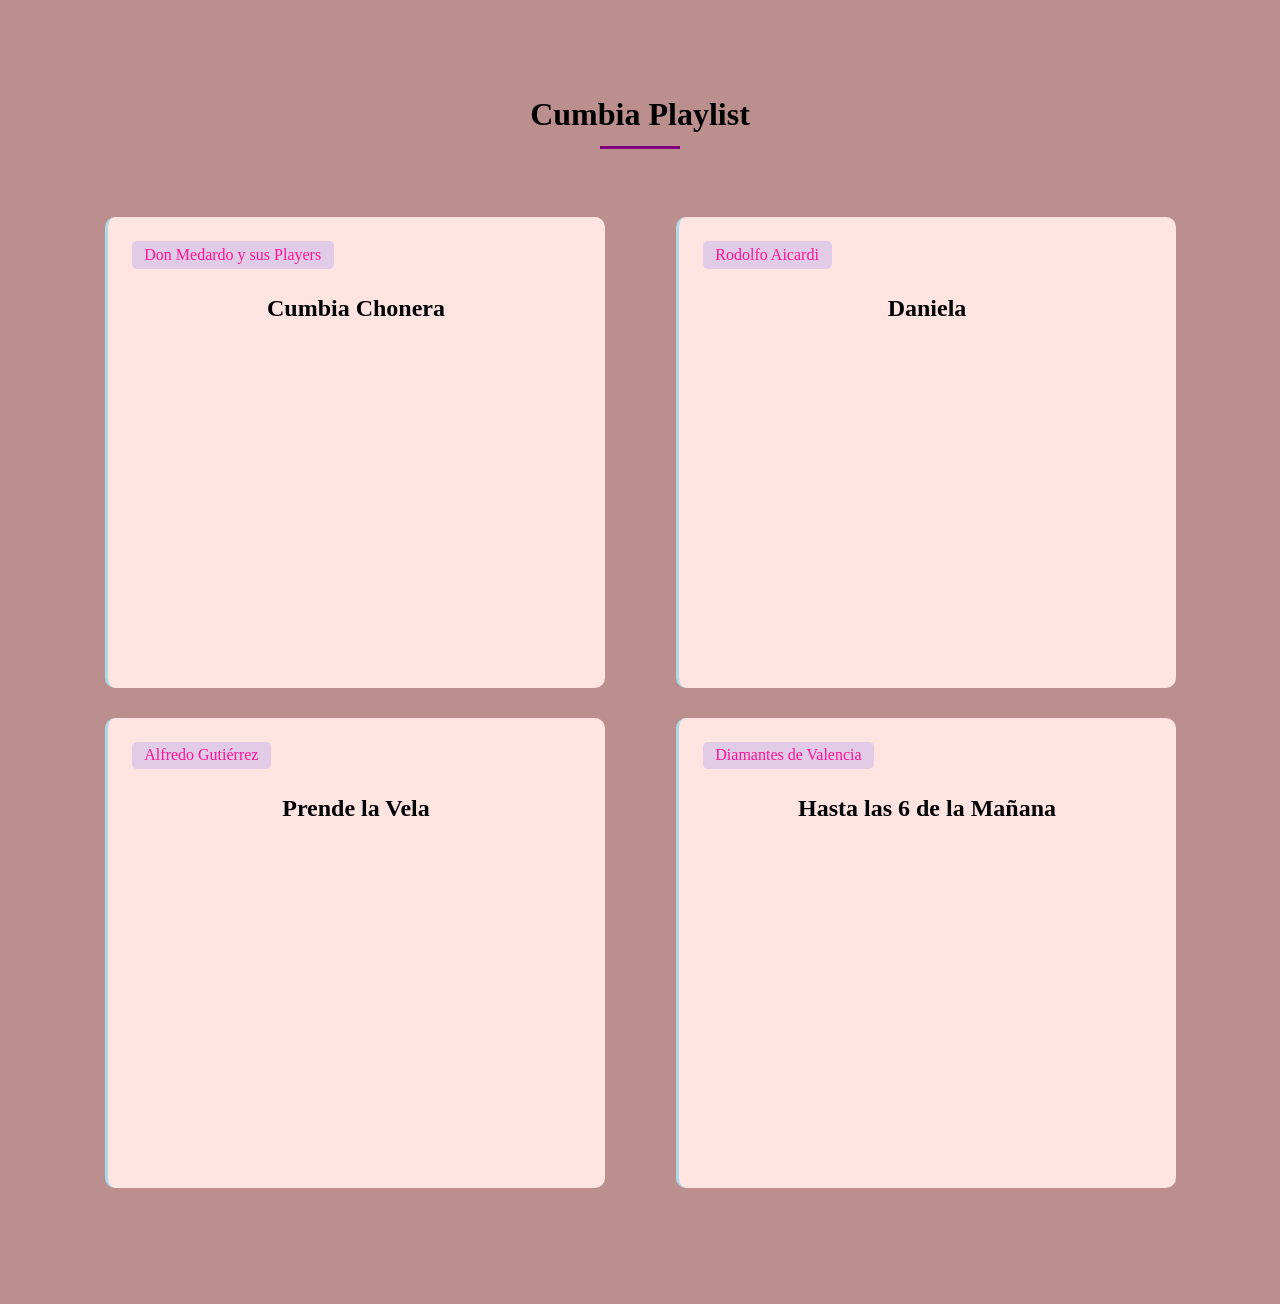
<file: index.cumbia.html>
<!DOCTYPE html>
<html lang="en">
<head>
    <meta charset="UTF-8">
    <meta name="viewport" content="width=device-width, initial-scale=1.0">
    <title>Cumbia Section</title>
    <link rel="stylesheet" href="styles.css">
</head>
<body class="cumbia">
    <section id="cumbia" class="cumbia">
        <h2 class="section-tittle">Cumbia Playlist</h2>
        <div class="timeline"> 
            <div class="timeline-item">
                <div class="timeline-content">
                    <span class="date ">Don Medardo y sus Players</span> 
                        <h3>Cumbia Chonera</h3>
                        <iframe width="460" height="315" src="https://www.youtube.com/embed/o238absVRLQ?si=5Q406Zw9jn5uXcrJ" 
                        title="YouTube video player" frameborder="0" 
                        allow="accelerometer; autoplay; clipboard-write; encrypted-media; gyroscope; picture-in-picture; web-share" 
                        referrerpolicy="strict-origin-when-cross-origin" allowfullscreen></iframe>
                    </div>
                </div>


                <div class="timeline-item">
                    <div class="timeline-content">
                        <span class="date ">Rodolfo Aicardi</span>
                        <h3>Daniela</h3>
                        <iframe width="460" height="315" src="https://www.youtube.com/embed/6UeHJvcrgZY?si=k1LJXuCCBSjtmv8b" 
                        title="YouTube video player" frameborder="0" 
                        allow="accelerometer; autoplay; clipboard-write; encrypted-media; gyroscope; picture-in-picture; web-share" 
                        referrerpolicy="strict-origin-when-cross-origin" allowfullscreen></iframe>
                    </div>   
                </div>


                 <div class="timeline-item">
                    <div class="timeline-content">
                        <span class="date ">Alfredo Gutiérrez</span>
                        <h3>Prende la Vela</h3>
                        <iframe width="460" height="315" src="https://www.youtube.com/embed/kpPtWW8kyuU?si=w0cAhbhWnwaL_dNw" 
                        title="YouTube video player" frameborder="0" 
                        allow="accelerometer; autoplay; clipboard-write; encrypted-media; gyroscope; picture-in-picture; web-share"
                        referrerpolicy="strict-origin-when-cross-origin" allowfullscreen></iframe>
                    </div>   
                </div>

                
                 <div class="timeline-item">
                    <div class="timeline-content">
                        <span class="date ">Diamantes de Valencia</span>
                        <h3>Hasta las 6 de la Mañana</h3>
                        <iframe width="460" height="315" src="https://www.youtube.com/embed/UFzPvIlyKlQ?si=Whmr0X8O9m0fQxQ4" 
                        itle="YouTube video player" frameborder="0" 
                        allow="accelerometer; autoplay; clipboard-write; encrypted-media; gyroscope; picture-in-picture; web-share" 
                        referrerpolicy="strict-origin-when-cross-origin" allowfullscreen></iframe>
                    </div>   
                </div>
</body>
</html>
</file>
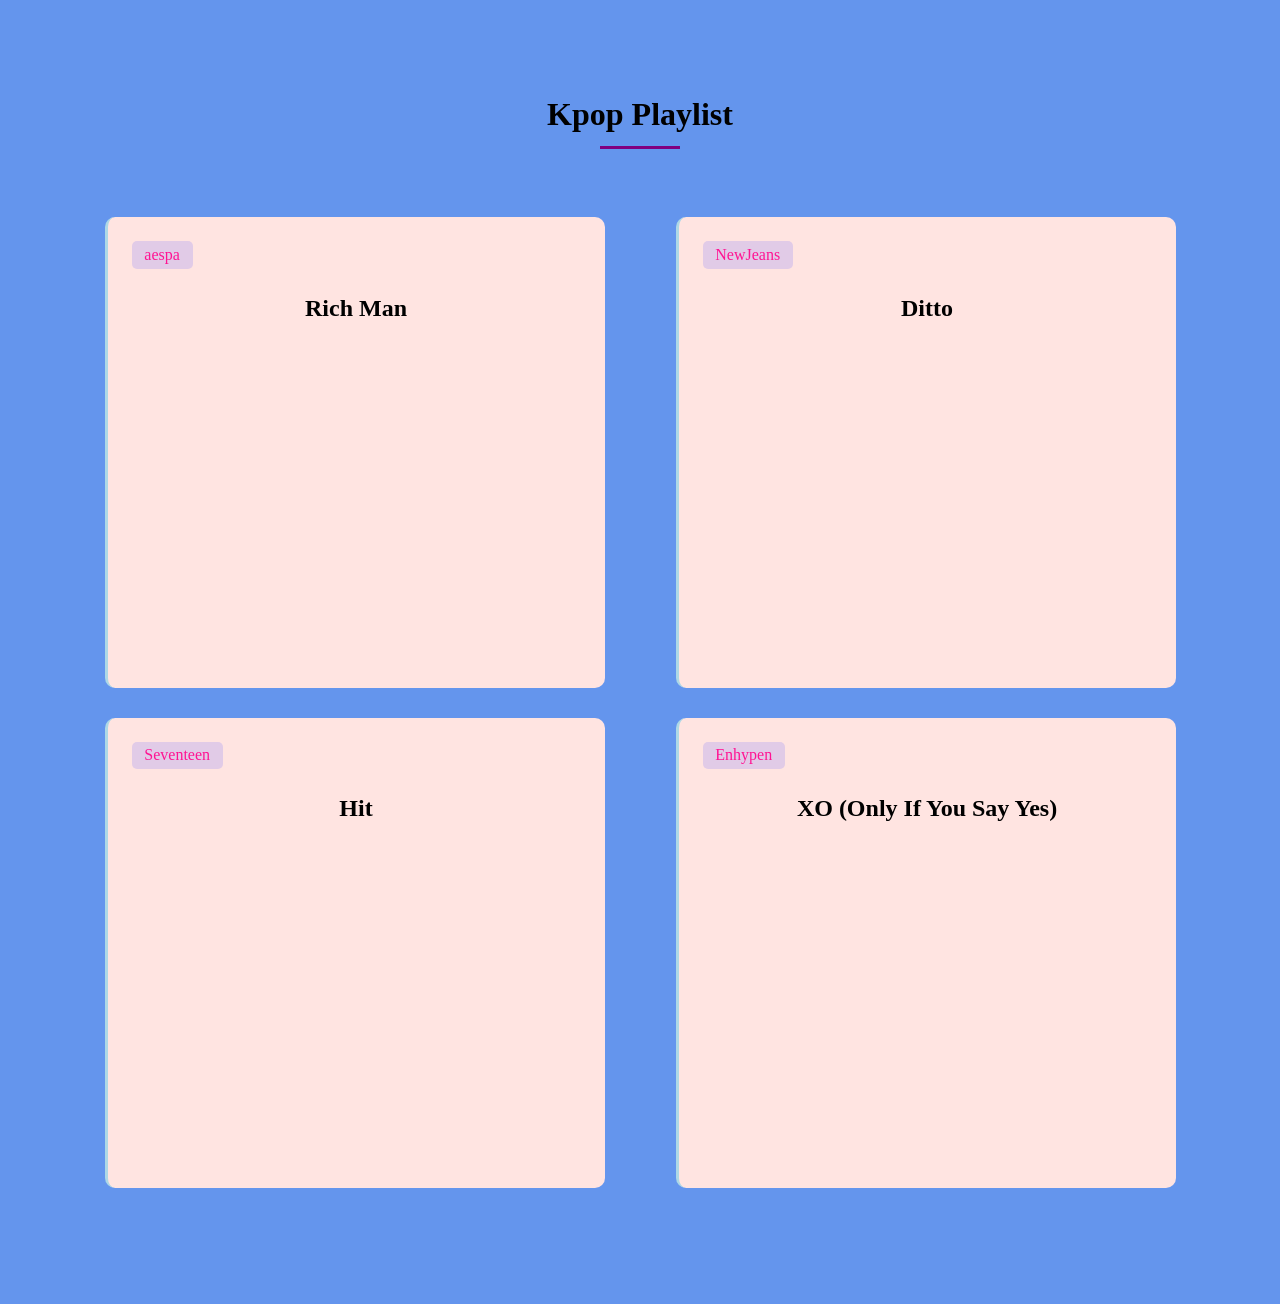
<file: index.kpop.html>
<!DOCTYPE html>
<html lang="en">
<head>
    <meta charset="UTF-8">
    <meta name="viewport" content="width=device-width, initial-scale=1.0">
    <title>Kpop Section</title>
    <link rel="stylesheet" href="styles.css">
</head>
<body class="kpop">
    <section id="kpop" class="kpop">
        <h2 class="section-tittle">Kpop Playlist</h2>
        <div class="timeline"> 
            <div class="timeline-item">
                <div class="timeline-content">
                    <span class="date ">aespa</span>
                    <h3>Rich Man</h3>
                    <iframe width="460" height="315" src="https://www.youtube.com/embed/5oQVTnq-UKk?si=k1s3teWZuep2LMWK" 
                    title="YouTube video player" frameborder="0"
                    allow="accelerometer; autoplay; clipboard-write; encrypted-media; gyroscope; picture-in-picture; web-share" 
                    referrerpolicy="strict-origin-when-cross-origin" allowfullscreen></iframe>
                    </div>
                </div>

                
                 <div class="timeline-item">
                    <div class="timeline-content">
                        <span class="date ">NewJeans</span>
                        <h3>Ditto</h3>
                        <iframe width="460" height="315" src="https://www.youtube.com/embed/pSUydWEqKwE?si=RqqPblR4-4E8yAsy"
                        title="YouTube video player" frameborder="0" 
                        allow="accelerometer; autoplay; clipboard-write; encrypted-media; gyroscope; picture-in-picture; web-share" 
                        referrerpolicy="strict-origin-when-cross-origin" allowfullscreen></iframe> 
                    </div>   
                </div>
                
                
                <div class="timeline-item">
                    <div class="timeline-content">
                        <span class="date ">Seventeen</span>
                        <h3>Hit</h3>
                        <iframe width="460" height="315" src="https://www.youtube.com/embed/F9CrRG6j2SM?si=PwB2QG3vQoOUb4dD" 
                        title="YouTube video player" frameborder="0" 
                        allow="accelerometer; autoplay; clipboard-write; encrypted-media; gyroscope; picture-in-picture; web-share" 
                        referrerpolicy="strict-origin-when-cross-origin" allowfullscreen></iframe> 
                    </div>   
                </div>


                 <div class="timeline-item">
                    <div class="timeline-content">
                        <span class="date ">Enhypen</span>
                        <h3>XO (Only If You Say Yes)</h3>
                        <iframe width="460" height="315" src="https://www.youtube.com/embed/FPDYeRk2PO8?si=nELZBdrHz0ZFpv8L" 
                        title="YouTube video player" frameborder="0" 
                        allow="accelerometer; autoplay; clipboard-write; encrypted-media; gyroscope; picture-in-picture; web-share" 
                        referrerpolicy="strict-origin-when-cross-origin" allowfullscreen></iframe> 
                    </div>   
                </div>
</body>
</html>
</file>
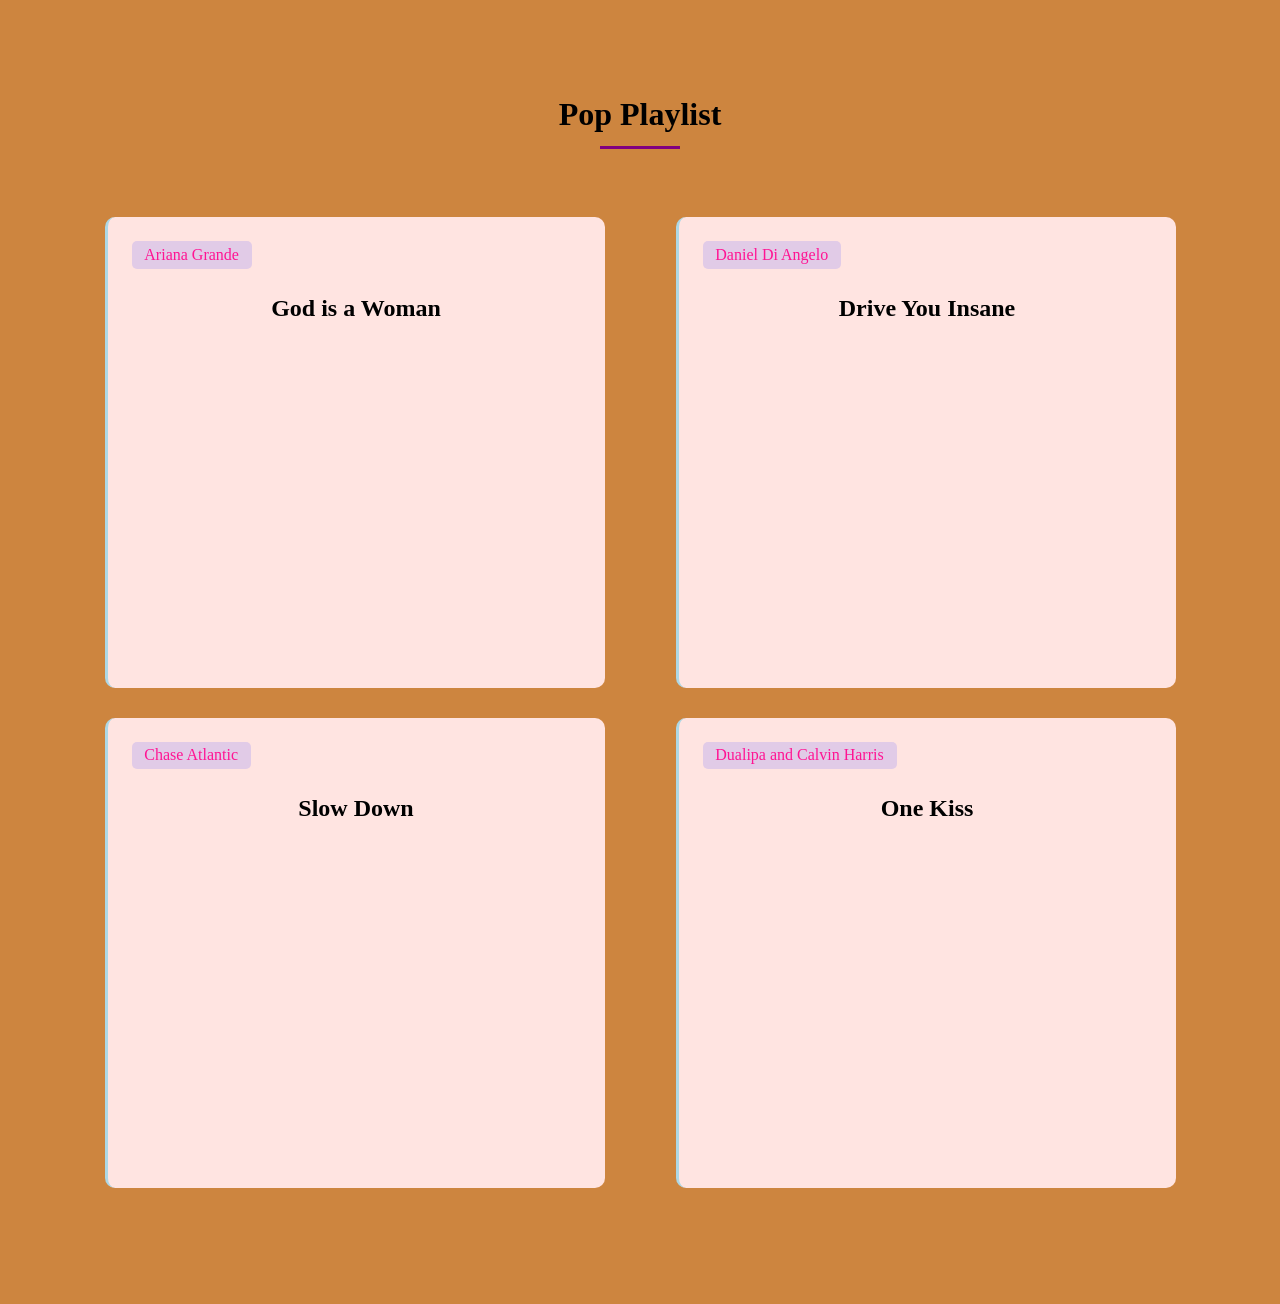
<file: index.pop.html>
<!DOCTYPE html>
<html lang="en">
<head>
    <meta charset="UTF-8">
    <meta name="viewport" content="width=device-width, initial-scale=1.0">
    <title>Pop Section</title>
    <link rel="stylesheet" href="styles.css">
</head>
<body class="pop">
    <section id="pop" class="pop">
        <h2 class="section-tittle">Pop Playlist</h2>
        <div class="timeline">
            <div class="timeline-item">
                <div class="timeline-content">
                    <span class="date ">Ariana Grande</span>
                        <h3>God is a Woman</h3>
                        <iframe width="460" height="315" src="https://www.youtube.com/embed/kCMHx_Unw6Y?si=j5f4HjAK_fwU2CyG" 
                        title="YouTube video player" frameborder="0" 
                        allow="accelerometer; autoplay; clipboard-write; encrypted-media; gyroscope; picture-in-picture; web-share" 
                        referrerpolicy="strict-origin-when-cross-origin" allowfullscreen></iframe>
                    </div>
                </div>


                <div class="timeline-item">
                    <div class="timeline-content">
                        <span class="date ">Daniel Di Angelo</span>
                        <h3>Drive You Insane</h3>
                        <iframe width="460" height="315" src="https://www.youtube.com/embed/mJiDqm8i2B8?si=gHmTZysKyEvcWq4R" 
                        title="YouTube video player" frameborder="0" 
                        allow="accelerometer; autoplay; clipboard-write; encrypted-media; gyroscope; picture-in-picture; web-share" 
                        referrerpolicy="strict-origin-when-cross-origin" allowfullscreen></iframe>
                    </div>   
                </div>


                 <div class="timeline-item">
                    <div class="timeline-content">
                        <span class="date ">Chase Atlantic</span>
                        <h3>Slow Down</h3>
                        <iframe width="460" height="315" src="https://www.youtube.com/embed/aa3k806uonM?si=3--o9Nw1yqh91Gl3" 
                        title="YouTube video player" frameborder="0" 
                        allow="accelerometer; autoplay; clipboard-write; encrypted-media; gyroscope; picture-in-picture; web-share" 
                        referrerpolicy="strict-origin-when-cross-origin" allowfullscreen></iframe>
                    </div>   
                </div>

                
                 <div class="timeline-item">
                    <div class="timeline-content">
                        <span class="date">Dualipa and Calvin Harris</span>
                        <h3>One Kiss</h3>
                        <iframe width="460" height="315" src="https://www.youtube.com/embed/YaOlxgJHif0?si=JqocI4aw-zpqveql" 
                        title="YouTube video player" frameborder="0" 
                        allow="accelerometer; autoplay; clipboard-write; encrypted-media; gyroscope; picture-in-picture; web-share" 
                        referrerpolicy="strict-origin-when-cross-origin" allowfullscreen></iframe>
                    </div>   
                </div>
</body>
</html>
</file>
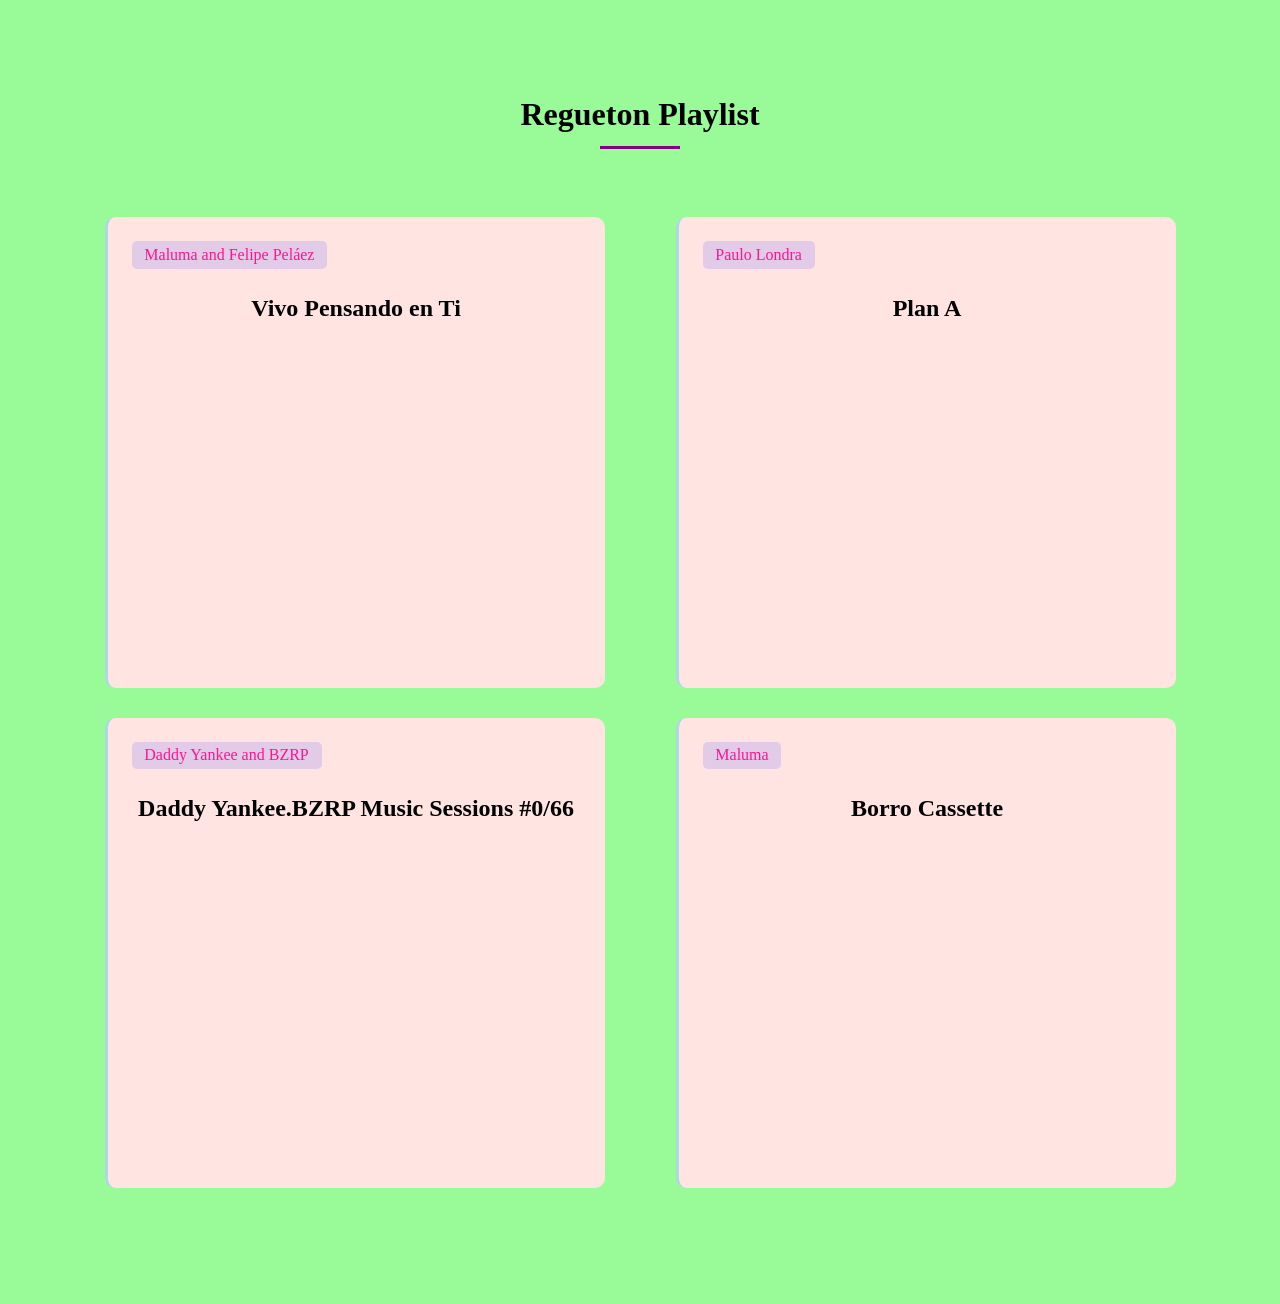
<file: index.regueton.html>
<!DOCTYPE html>
<html lang="en">
<head>
    <meta charset="UTF-8">
    <meta name="viewport" content="width=device-width, initial-scale=1.0">
    <title>Regueton Section</title>
    <link rel="stylesheet" href="styles.css">
</head>
<body class="regueton">
    <section id="regueton" class="regueton">
        <h2 class="section-tittle">Regueton Playlist</h2>
        <div class="timeline"> 
            <div class="timeline-item">
                <div class="timeline-content">
                    <span class="date ">Maluma and Felipe Peláez</span>
                        <h3>Vivo Pensando en Ti</h3>
                        <iframe width="460" height="315" src="https://www.youtube.com/embed/1d_hZ8q74zc?si=WZzspqgBPS5WUY52" 
                        title="YouTube video player" frameborder="0" 
                        allow="accelerometer; autoplay; clipboard-write; encrypted-media; gyroscope; picture-in-picture; web-share" 
                        referrerpolicy="strict-origin-when-cross-origin" allowfullscreen></iframe> 
                    </div>
                </div>


                <div class="timeline-item">
                    <div class="timeline-content">
                        <span class="date ">Paulo Londra</span>
                        <h3>Plan A</h3>
                        <iframe width="460" height="315" src="https://www.youtube.com/embed/Ye_CeLOOjrg?si=Xa6SAzVP-keSJM3I" 
                        title="YouTube video player" frameborder="0" 
                        allow="accelerometer; autoplay; clipboard-write; encrypted-media; gyroscope; picture-in-picture; web-share" 
                        referrerpolicy="strict-origin-when-cross-origin" allowfullscreen></iframe>
                    </div>   
                </div>


                 <div class="timeline-item">
                    <div class="timeline-content">
                        <span class="date ">Daddy Yankee and BZRP</span>
                        <h3>Daddy Yankee.BZRP Music Sessions #0/66</h3>
                        <iframe width="460" height="315" src="https://www.youtube.com/embed/oA_CzVyaKAs?si=RWBT3O_q5hxz1mjs" 
                        title="YouTube video player" frameborder="0" 
                        allow="accelerometer; autoplay; clipboard-write; encrypted-media; gyroscope; picture-in-picture; web-share" 
                        referrerpolicy="strict-origin-when-cross-origin" allowfullscreen></iframe>
                    </div>   
                </div>

                
                 <div class="timeline-item">
                    <div class="timeline-content">
                        <span class="date ">Maluma</span>
                        <h3>Borro Cassette</h3>
                        <iframe width="460" height="315" src="https://www.youtube.com/embed/dbX_NDySHQk?si=awGNUP_GqDhamOuG" 
                        title="YouTube video player" frameborder="0" 
                        allow="accelerometer; autoplay; clipboard-write; encrypted-media; gyroscope; picture-in-picture; web-share" 
                        referrerpolicy="strict-origin-when-cross-origin" allowfullscreen></iframe>
                    </div>   
                </div>
</body>
</html>
</file>
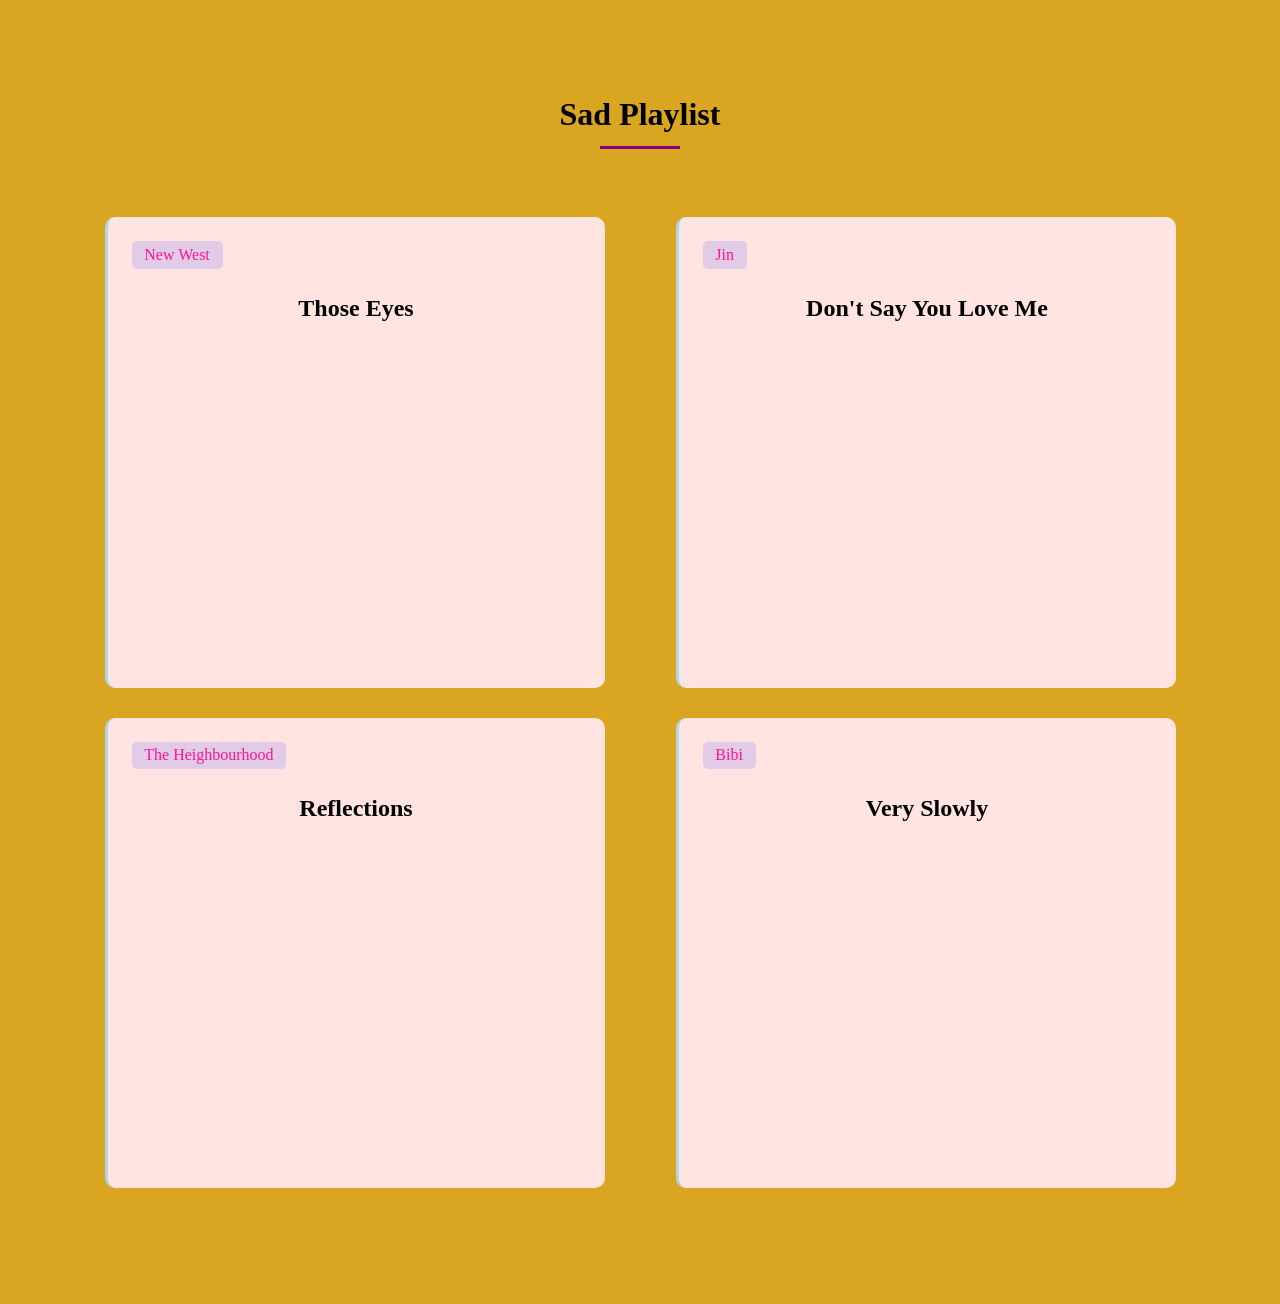
<file: index.sad.html>
<!DOCTYPE html>
<html lang="en">
<head>
    <meta charset="UTF-8">
    <meta name="viewport" content="width=device-width, initial-scale=1.0">
    <title>Sad Music Section</title>
    <link rel="stylesheet" href="styles.css">
</head>
<body class="sad">
    <section id="sad" class="sad">
        <h2 class="section-tittle">Sad Playlist</h2>
        <div class="timeline">
            <div class="timeline-item">
                <div class="timeline-content">
                    <span class="date ">New West</span>
                        <h3>Those Eyes</h3>
                        <iframe width="460" height="315" src="https://www.youtube.com/embed/_-YjO6KfEMk?si=8oZ5SZrfnPeEEISw" 
                        title="YouTube video player" frameborder="0" 
                        allow="accelerometer; autoplay; clipboard-write; encrypted-media; gyroscope; picture-in-picture; web-share" 
                        referrerpolicy="strict-origin-when-cross-origin" allowfullscreen></iframe> 
                    </div>
                </div>


                <div class="timeline-item">
                    <div class="timeline-content">
                        <span class="date ">Jin</span>
                        <h3>Don't Say You Love Me</h3>
                        <iframe width="460" height="315" src="https://www.youtube.com/embed/8zwBaHolfrU?si=4B_EeR2h3tqsXvQ0" 
                        title="YouTube video player" frameborder="0" 
                        allow="accelerometer; autoplay; clipboard-write; encrypted-media; gyroscope; picture-in-picture; web-share" 
                        referrerpolicy="strict-origin-when-cross-origin" allowfullscreen></iframe>
                    </div>   
                </div>


                 <div class="timeline-item">
                    <div class="timeline-content">
                        <span class="date ">The Heighbourhood</span>
                        <h3>Reflections</h3>
                        <iframe width="460" height="315" src="https://www.youtube.com/embed/vyPS4noQkLk?si=aPDmA-Rp9zFfS137" 
                        title="YouTube video player" frameborder="0" 
                        allow="accelerometer; autoplay; clipboard-write; encrypted-media; gyroscope; picture-in-picture; web-share" 
                        referrerpolicy="strict-origin-when-cross-origin" allowfullscreen></iframe>
                    </div>   
                </div>

                
                 <div class="timeline-item">
                    <div class="timeline-content">
                        <span class="date ">Bibi</span>
                        <h3>Very Slowly</h3>
                        <iframe width="460" height="315" src="https://www.youtube.com/embed/JjHbrYVrWDI?si=Er57xc-vS9E7baYo" 
                        title="YouTube video player" frameborder="0" 
                        allow="accelerometer; autoplay; clipboard-write; encrypted-media; gyroscope; picture-in-picture; web-share" 
                        referrerpolicy="strict-origin-when-cross-origin" allowfullscreen></iframe>
                    </div>   
                </div>        
</body>
</html>
</file>
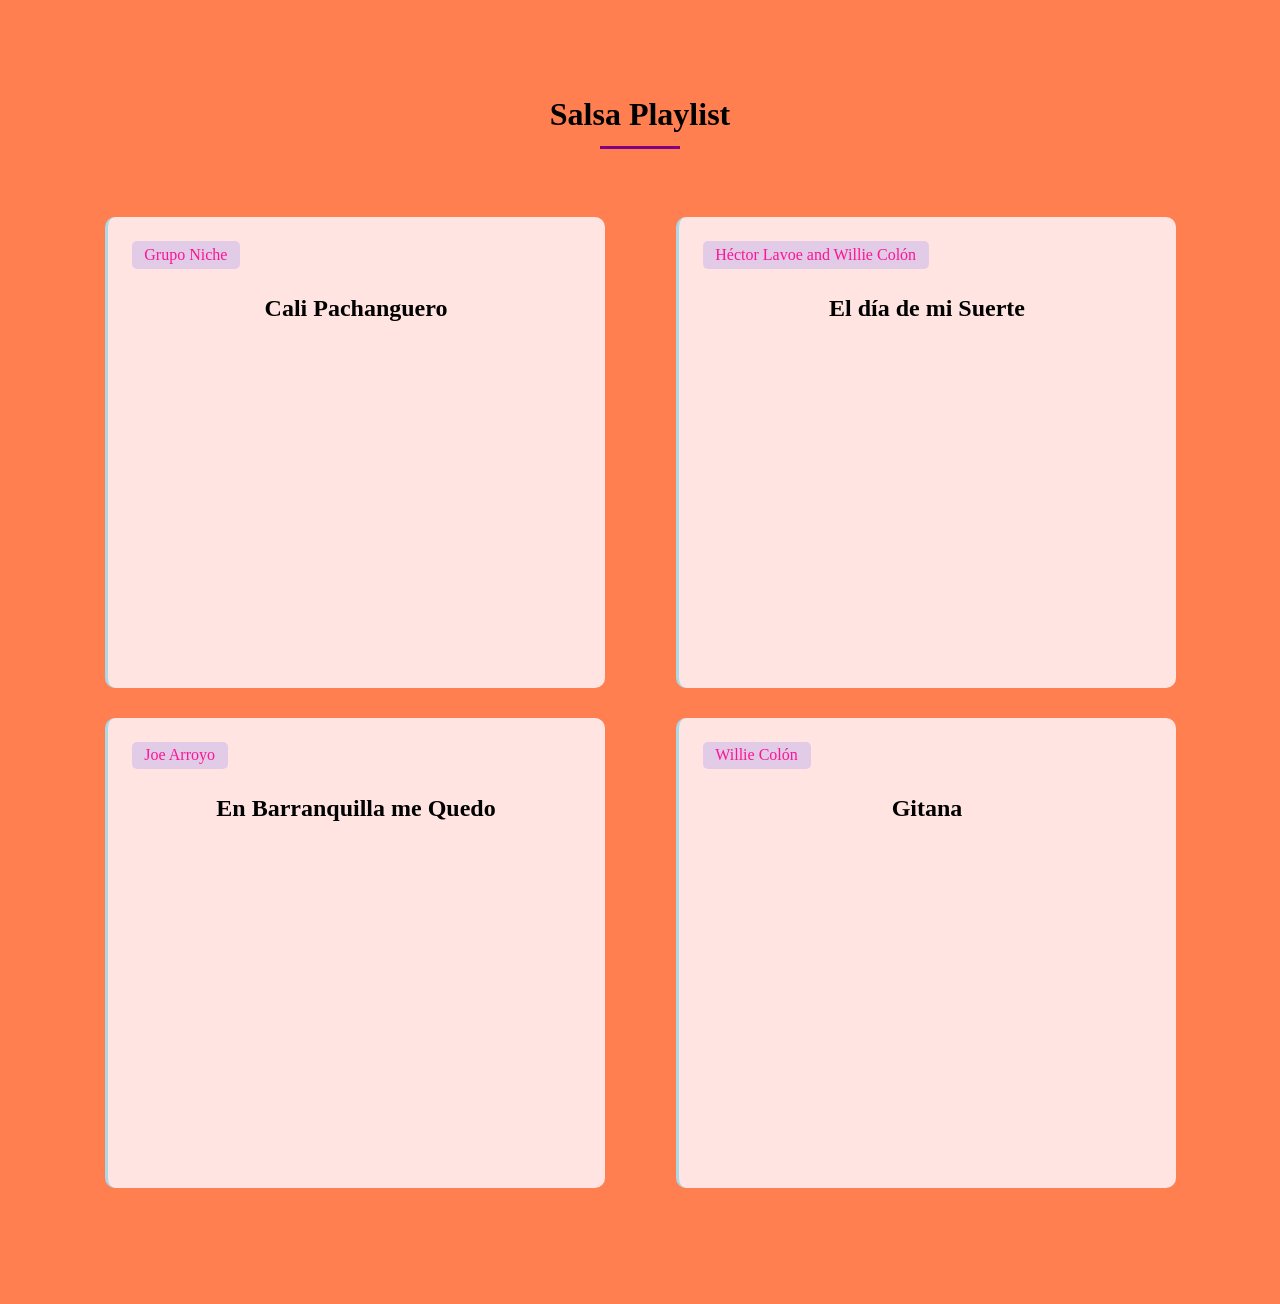
<file: index.salsa.html>
<!DOCTYPE html>
<html lang="en">
<head>
    <meta charset="UTF-8">
    <meta name="viewport" content="width=device-width, initial-scale=1.0">
    <title>Salsa Section</title>
    <link rel="stylesheet" href="styles.css">
</head>
<body class="salsa">
    <section id="salsa" class="salsa">
        <h2 class="section-tittle">Salsa Playlist</h2>
        <div class="timeline"> 
            <div class="timeline-item">
                <div class="timeline-content">
                    <span class="date ">Grupo Niche</span>
                        <h3>Cali Pachanguero</h3>
                        <iframe width="460" height="315" src="https://www.youtube.com/embed/7KxkMLAZlzw?si=Gvo0UAP_pzRScc3d" 
                        title="YouTube video player" frameborder="0" 
                        allow="accelerometer; autoplay; clipboard-write; encrypted-media; gyroscope; picture-in-picture; web-share" 
                        referrerpolicy="strict-origin-when-cross-origin" allowfullscreen></iframe>
                    </div>
                </div>


                <div class="timeline-item">
                    <div class="timeline-content">
                        <span class="date ">Héctor Lavoe and Willie Colón</span>
                        <h3>El día de mi Suerte</h3>
                        <iframe width="460" height="315" src="https://www.youtube.com/embed/VG16Z463irg?si=edGi6p5c938w79lP" 
                        title="YouTube video player" frameborder="0" 
                        allow="accelerometer; autoplay; clipboard-write; encrypted-media; gyroscope; picture-in-picture; web-share" 
                        referrerpolicy="strict-origin-when-cross-origin" allowfullscreen></iframe>
                    </div>   
                </div>


                 <div class="timeline-item">
                    <div class="timeline-content">
                        <span class="date ">Joe Arroyo</span>
                        <h3>En Barranquilla me Quedo</h3>
                        <iframe width="460" height="315" src="https://www.youtube.com/embed/Mqn7f-HUh6o?si=CbCKOcAS26Adt-VM" 
                        title="YouTube video player" frameborder="0" 
                        allow="accelerometer; autoplay; clipboard-write; encrypted-media; gyroscope; picture-in-picture; web-share" 
                        referrerpolicy="strict-origin-when-cross-origin" allowfullscreen></iframe>
                    </div>   
                </div>

                
                 <div class="timeline-item">
                    <div class="timeline-content">
                        <span class="date ">Willie Colón</span>
                        <h3>Gitana</h3>
                        <iframe width="460" height="315" src="https://www.youtube.com/embed/u336ojRX4lo?si=VW32QYsjnSeJ3i5N" 
                        title="YouTube video player" frameborder="0" 
                        allow="accelerometer; autoplay; clipboard-write; encrypted-media; gyroscope; picture-in-picture; web-share" 
                        referrerpolicy="strict-origin-when-cross-origin" allowfullscreen></iframe>
                    </div>   
                </div>  
</body>
</html>
</file>
<file: styles.css>
:root{
     --primary-color: lightblue;
     --color-text: black;
     --da-bg: lavender;
     --li-text: purple;
     --g-text: darkcyan;
     --c-bg:mistyrose;
     --border-color: deeppink; 
     --color-page: lightpink;
     --mmj: coral;
     --transition: all .5s ease; 
}

*{
    padding: 0; 
    margin: 0;
    box-sizing: border-box;
}


ul{
    list-style: none; 
}

a{
    text-decoration: none;
    color: purple;
}

header{
    position: fixed; 
    top: 0;
    left: 0;
    width: 100%; 
    background-color: rgba(219, 112, 198, 0.6);
    backdrop-filter: blur(3px); 
    z-index: 100; 
    border-bottom: 2px solid var(--border-color);
}


#navegacion{
    display: flex; 
    justify-content: space-between; 
    align-items: center;
    padding: 1rem 5%; 
    max-width: 1400px;
    margin: 0 auto;
}

.lim{ 
    color: rebeccapurple; 
    font-size: 1.5rem; 
    font-weight: 600;
    letter-spacing: 1px;
}

.lim span{
    color: var(--g-text); 
}


.nav-links{
    display: flex;
    gap: 2rem;
}

.nav-links a{
    position: relative; 
    padding: .5rem 0; 
    transition: var(--transition); 
}

.nav-links a:after{ 
    content: '';
    position: absolute;
    bottom: 0;
    left: 0;
    width: 0;
    height: 2px;
    background-color: var(--mmj);
    transition: var(--transition);
}

.nav-links a:hover{
    color: var(--li-text);
}

.nav-links a:hover:after{
    width: 100%; 
}


section{
    padding: 6rem 5%;
    max-width: 1400px;
    margin: 0 auto;
}

.section-tittle{
    font-size: 2rem;
    margin-bottom: 3rem;
    text-align: center;
    position: relative;
    padding-bottom: 1rem;
}

.section-tittle:after{
    content: '';
    position: absolute;
    bottom: 0;
    left: 50%;
    transform: translateX(-50%);
    width: 80px;
    height: 3px;
    background-color: var(--li-text);
}


body {
    background-color: plum;
}

body.kpop {
    background-color: cornflowerblue;
}

body.regueton{
    background-color: palegreen;
}

body.sad{
    background-color: goldenrod;
}

body.pop{
    background-color: peru;
}

body.cumbia{
    background-color: rosybrown;
}

body.salsa{
    background-color: coral;
}

.timeline{
    grid-template-columns: repeat(2, 1fr);
    display: grid;
    gap: 30px;
    padding: 20px; /*ancho*/
    justify-items: center;
    
}


.timeline-item{
    width: 100%;
    max-width: 500px;
    margin: 0;
}


.timeline-content{
    background-color: var(--c-bg); 
    padding: 1.5rem;
    border-radius: 10px;
    border-left: 3px solid var(--primary-color);
}


.date{
    display: inline-block;
    padding: .3rem .8rem;
    background-color: rgba(108, 99, 255, 0.2);
    color: var(--border-color);
    border-radius: 5px;
    font-size: 1rem;
    margin-bottom: 1rem;
}

.timeline-content h3{
    margin-bottom: .5rem;
    font-size: 1.5rem;
}


.main-container {
    display: grid;
    grid-template-columns: 1fr 1fr;
    gap: 20px;
    padding: 20px;
}

.timeline-content img {
    width: 100%;
    height: auto;
    border-radius: 15px;
}

.timeline-content h2, 
.timeline-content h3 {
    margin: 10px 0;
    min-height: 40px;
    text-align: center;
}


.timeline-content img {
    width: 100%;
    height: 600px; 
    object-fit: cover;
    border-radius: 15px;
}


footer {
    background-color: #333;
    color: white;
    padding: 10px 0;
    text-align: center;
    margin-top: 10px;
    border-top: 5px solid hotpink;
}


.audio-wrapper {
    margin-top: 15px;
    padding: 10px;
    background-color: lightblue; 
    border-radius: 10px;
}

audio {
    width: 100%;
    height: 30px;
}
</file>
